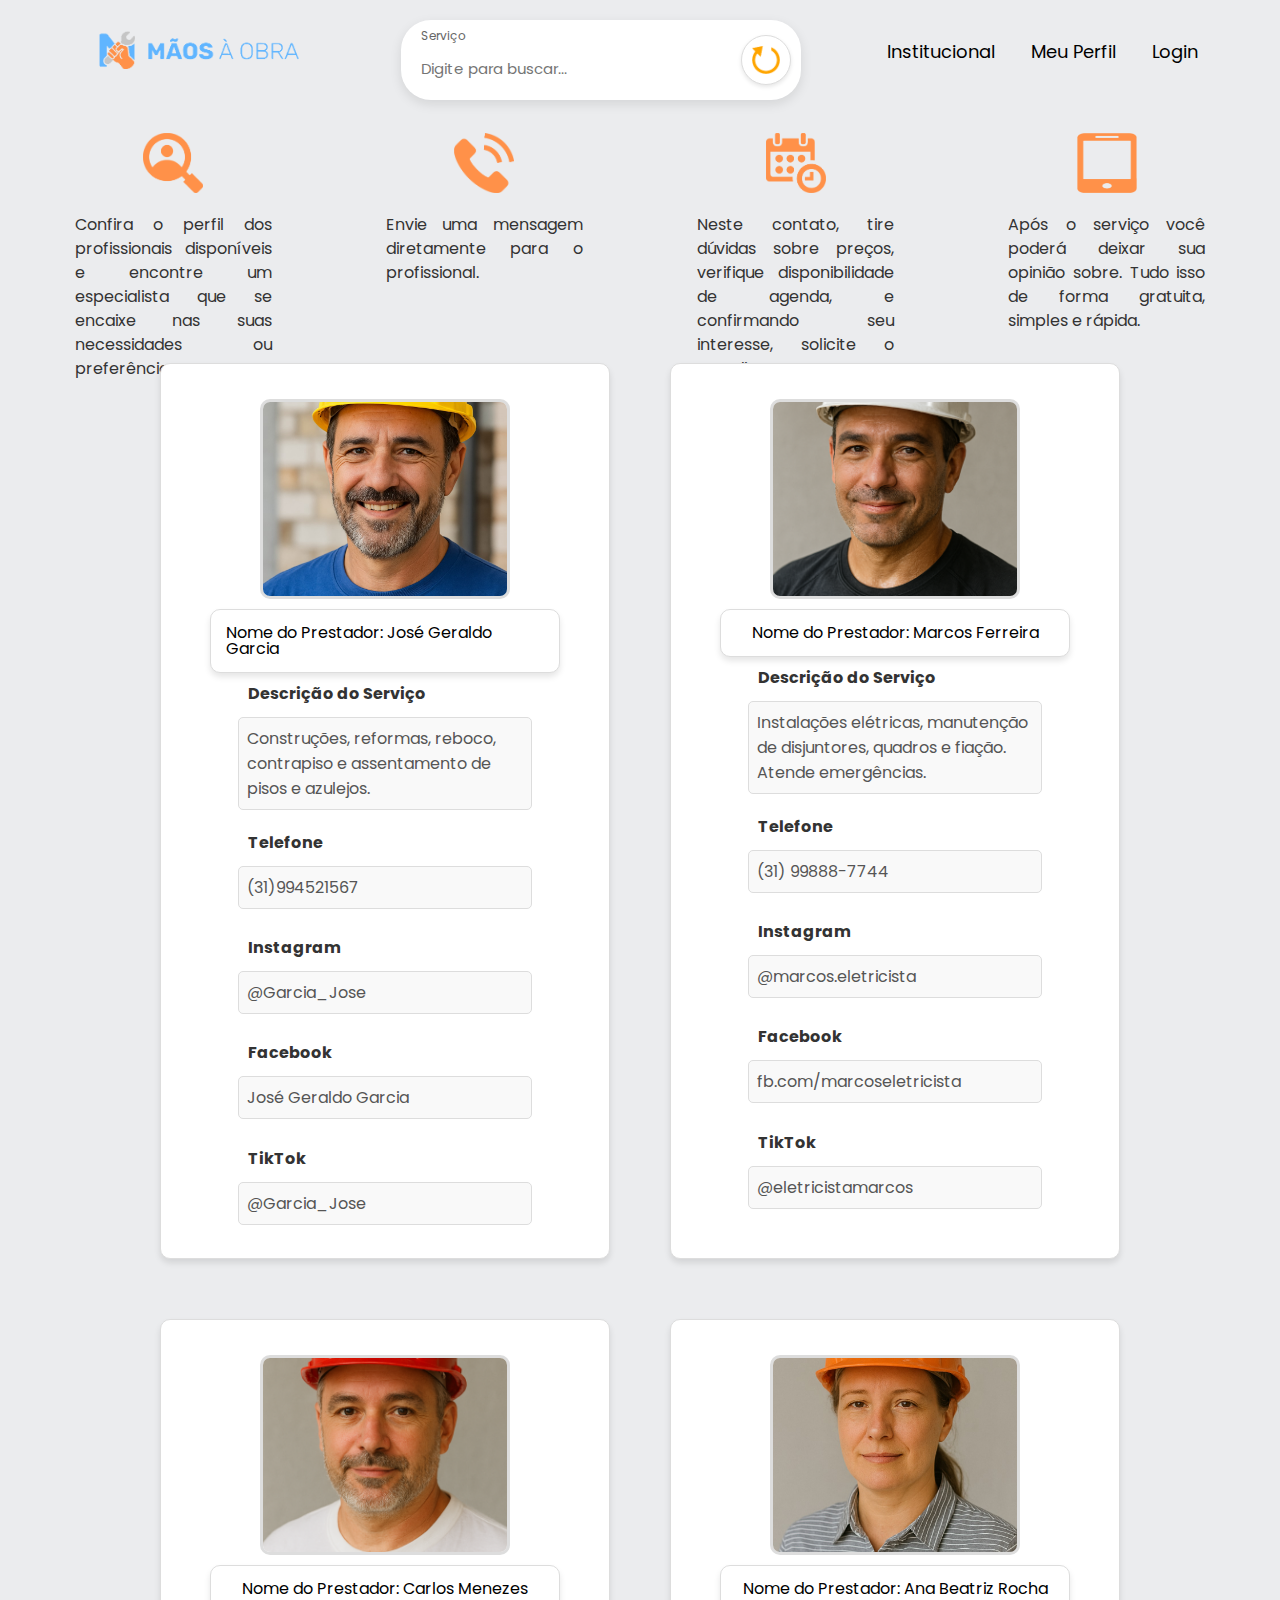
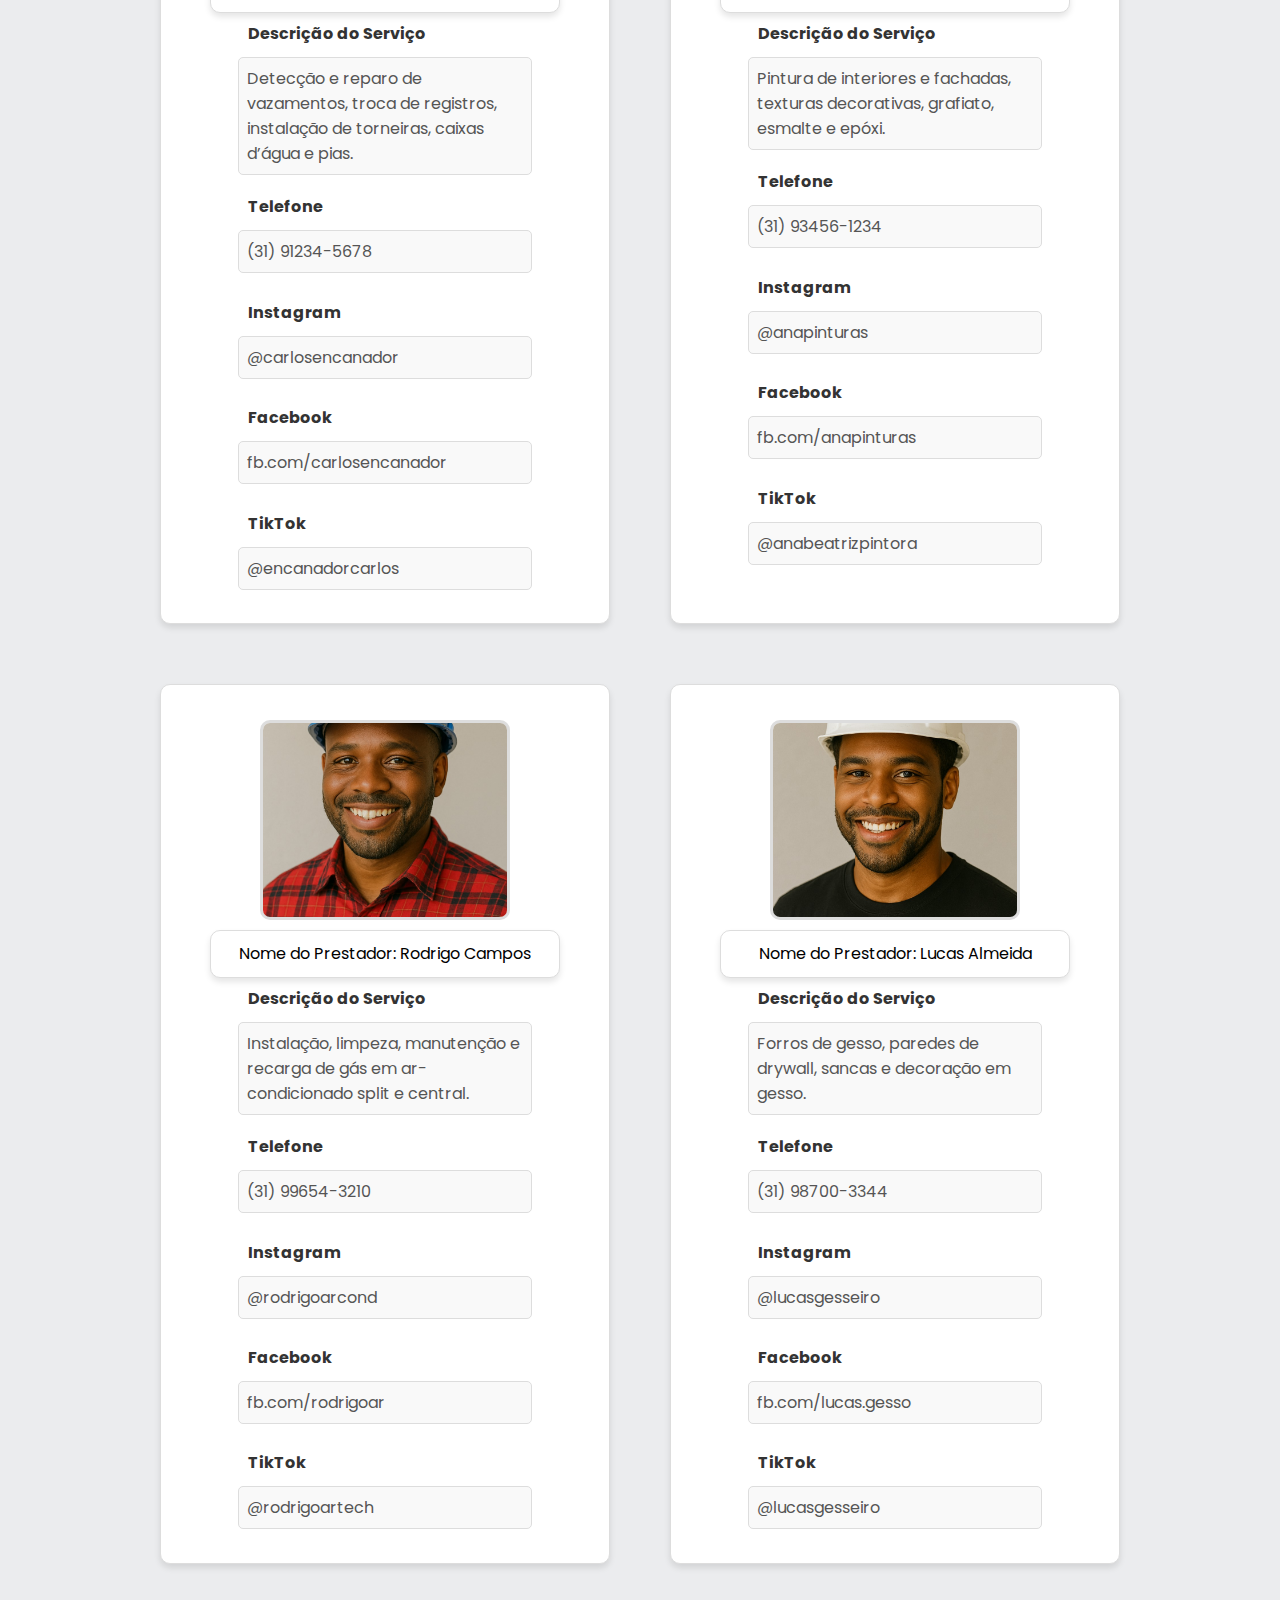
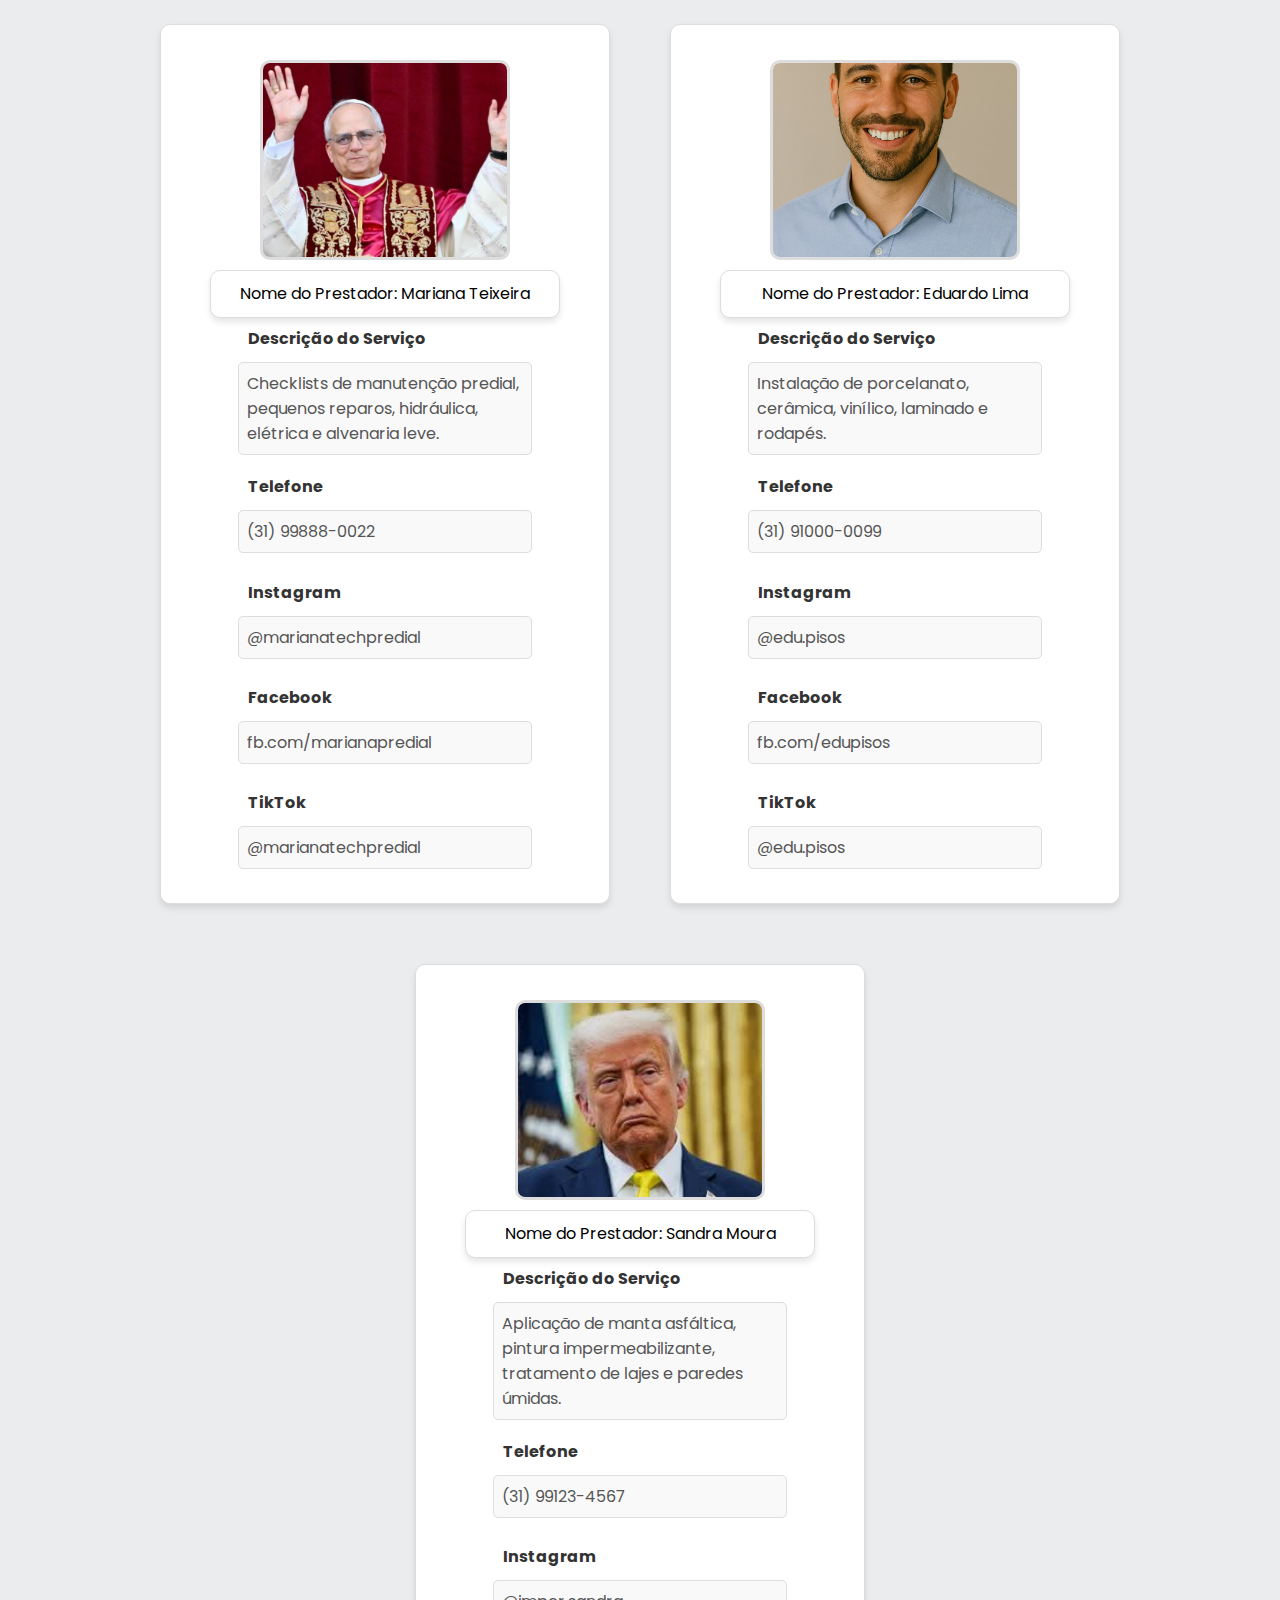
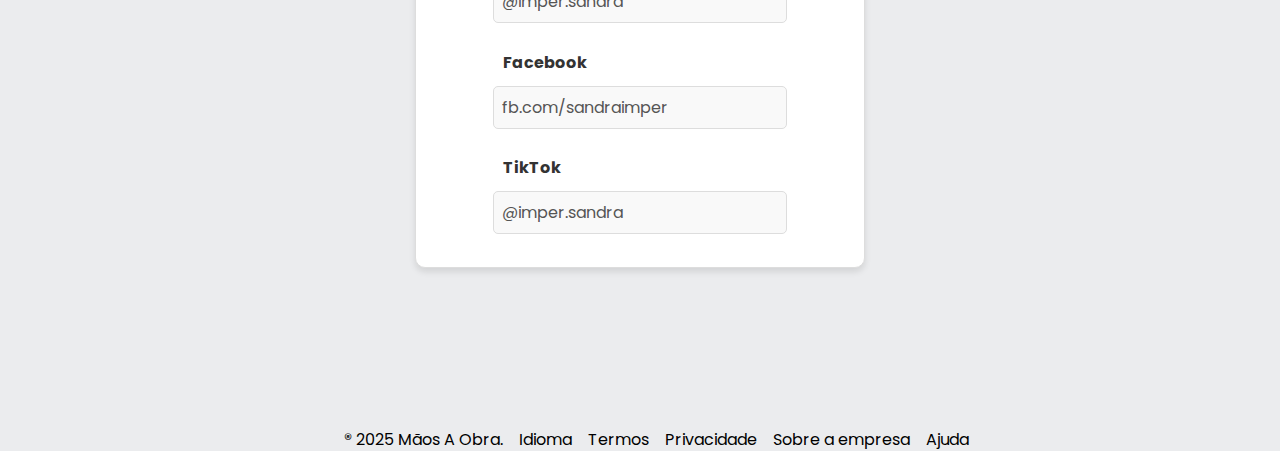
<file: index.html>
<!DOCTYPE html>
<html lang="pt-br">

<head>
    <meta charset="UTF-8">
    <meta name="viewport" content="width=device-width, initial-scale=1.0">
    <title>UPX</title>
    <link rel="stylesheet" href="styles/reset.css">
    <link rel="stylesheet" href="styles/styleindex.css">
</head>

<body>
    <header class="header">
        <a href="index.html"><img src="img/logoMaoObra.png" alt="Logo Mãos a Obra" class="logo"> </a>
        <div class="container">
            <div class="perquisa-carro">
                <form action="#" class="form-pesquisa">
                    <div class="input-filtro">
                        <label class="label-filtro" for="search">Serviço</label>
                        <input class="input" type="text" id="search" placeholder="Digite para buscar..." autocomplete="on">
                        <div id="results"></div>
                    </div>
                    <div class="botoes-container">
                        <button class="botao-atualizar" type="button" onclick="location.reload();">
                            <img class="img-atualizar" src="img/reload.png" alt="Atualizar">
                        </button>
                    </div>
                </form>
            </div>
        </div>
        <div class="menu">
            <ul class="menu-lista">
                <li class="menu-selecoes">
                    <h3><a href="institucional.html">Institucional</a></h3>
                </li>
                <li class="menu-selecoes">
                    <h3><a href="perfilUsuario.html">Meu Perfil</a></h3>
                </li>
                <li class="menu-selecoes">
                    <h3 id="login-container"><a href="login.html">Login</a></h3>
                </li>
            </ul>
        </div>
    </header>
    <main class="main-index">
            <div>
            <ul class="lista">
                <li class="lista-apresentacao">
                    <img src="img/Lupa_icon.png" alt="" class="icones-inicial">
                    <h3 class="texto-inicial">
                        Confira o perfil dos profissionais disponíveis e encontre um especialista que se encaixe nas
                        suas necessidades ou preferências.
                    </h3>
                </li>
                <li class="lista-apresentacao">
                    <img src="img/Tel_icon.png" alt="" class="icones-inicial">
                    <h3 class="texto-inicial">
                        Envie uma mensagem diretamente para o profissional.
                    </h3>
                </li>
                <li class="lista-apresentacao">
                    <img src="img/Calendario_icon.png" alt="" class="icones-inicial">
                    <h3 class="texto-inicial">
                        Neste contato, tire dúvidas sobre preços, verifique disponibilidade de agenda, e confirmando seu
                        interesse, solicite o atendimento.
                    </h3>
                </li>
                <li class="lista-apresentacao">
                    <img src="img/Cel_icon.png" alt="" class="icones-inicial">
                    <h3 class="texto-inicial">
                        Após o serviço você poderá deixar sua opinião sobre. Tudo isso de forma gratuita, simples e
                        rápida.
                    </h3>
                </li>
            </ul>
        </div>
            <!-- Dinamicamente gerado pelo script -->
    </main>
    <footer class="rodape">
        <ul class="rodape-lista">
            <li class="lista-link">
                <p class="rodape-texto">® 2025 Mãos A Obra.</p>
            </li>
            <li class="lista-link">
                <a href="#">Idioma</a>
            </li>
            <li class="lista-link">
                <a href="#">Termos</a>
            </li>
            <li class="lista-link">
                <a href="#">Privacidade</a>
            </li>
            <li class="lista-link">
                <a href="#">Sobre a empresa</a>
            </li>
            <li class="lista-link">
                <a href="#">Ajuda</a>
            </li>
        </ul>
    </footer>
    <script src="./JS/script_index.js"></script>
</body>

</html>
</file>
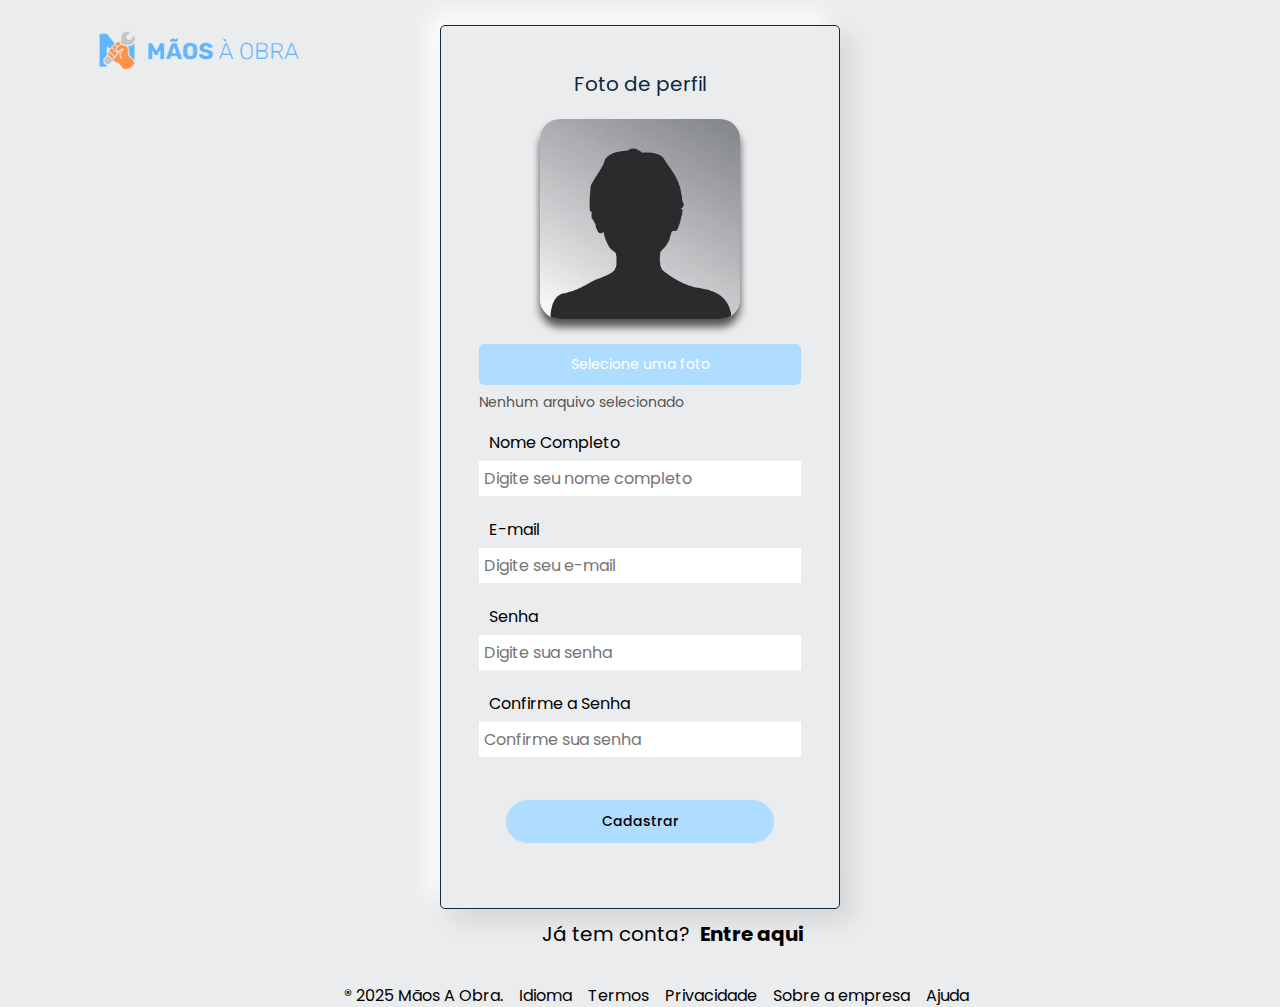
<file: cadastroUsuario.html>
<!DOCTYPE html>
<html lang="pt-br">
<head>
    <meta charset="UTF-8">
    <meta name="viewport" content="width=device-width, initial-scale=1.0">
    <title>Cadastro</title>
    <link rel="stylesheet" href="styles/reset.css">
    <link rel="stylesheet" href="styles/style.css">
</head>
<body>
    <header class="header">
        <img src="img/logoMaoObra.png" alt="Logo Mãos a Obra" class="logo-img">
    </header>
    <main>
        <div class="main-usuario">
            <div class="login-card">
                <form id="signupForm">
                    <ul class="usuario">
                        <li class="cadastro-usuario">
                            <label class="usuario-label" id="fotoLabel" for="foto">Foto de perfil</label>
                            <img id="profilePreview" src="img/foto-perfil-generica.jpg" alt="Pré-visualização da foto de perfil">
                            <!-- Input real escondido -->
                            <input class="usuario-input-hidden" type="file" id="foto" name="foto" accept="image/*">
                            <!-- Botão customizado -->
                            <button id="customFileButton" type="button">Selecione uma foto</button>
                            <!-- Mensagem de arquivo selecionado -->
                            <span id="fileName">Nenhum arquivo selecionado</span>
                        </li>
                        <li class="cadastro-usuario">
                            <label class="usuario-label" for="fullName">Nome Completo</label>
                            <input class="usuario-input" type="text" id="fullName" name="fullName" placeholder="Digite seu nome completo" required>
                        </li>
                        <li class="cadastro-usuario">
                            <label class="usuario-label" for="email">E-mail</label>
                            <input class="usuario-input" type="email" id="email" name="email" placeholder="Digite seu e-mail" required>
                        </li>
                        <li class="cadastro-usuario">
                            <label class="usuario-label" for="password">Senha</label>
                            <input class="usuario-input" type="password" id="password" name="password" placeholder="Digite sua senha" required>
                        </li>
                        <li class="cadastro-usuario">
                            <label class="usuario-label" for="confirmPassword">Confirme a Senha</label>
                            <input class="usuario-input" type="password" id="confirmPassword" name="confirmPassword" placeholder="Confirme sua senha" required>
                        </li>
                        <li class="cadastro-usuario">
                            <button class="usuario-botao" type="submit">Cadastrar</button>
                        </li>
                    </ul>
                </form>
                <p class="signup-text", id="comeback">Já tem conta? <a href="login.html" class="signup-link", id="imhere">Entre aqui</a></p>
            </div>
        </div>
    </main>
    <footer class="rodape">
        <ul class="rodape-lista">
            <li class="lista-link">
                <p class="rodape-texto">® 2025 Mãos A Obra.</p>
            </li>
            <li class="lista-link">
                <a href="#">Idioma</a>
            </li>
            <li class="lista-link">
                <a href="#">Termos</a>
            </li>
            <li class="lista-link">
                <a href="#">Privacidade</a>
            </li>
            <li class="lista-link">
                <a href="#">Sobre a empresa</a>
            </li>
            <li class="lista-link">
                <a href="#">Ajuda</a>
            </li>
        </ul>
    </footer>
    <script src="JS/script_signup.js"></script>
</body>
</html>
</file>
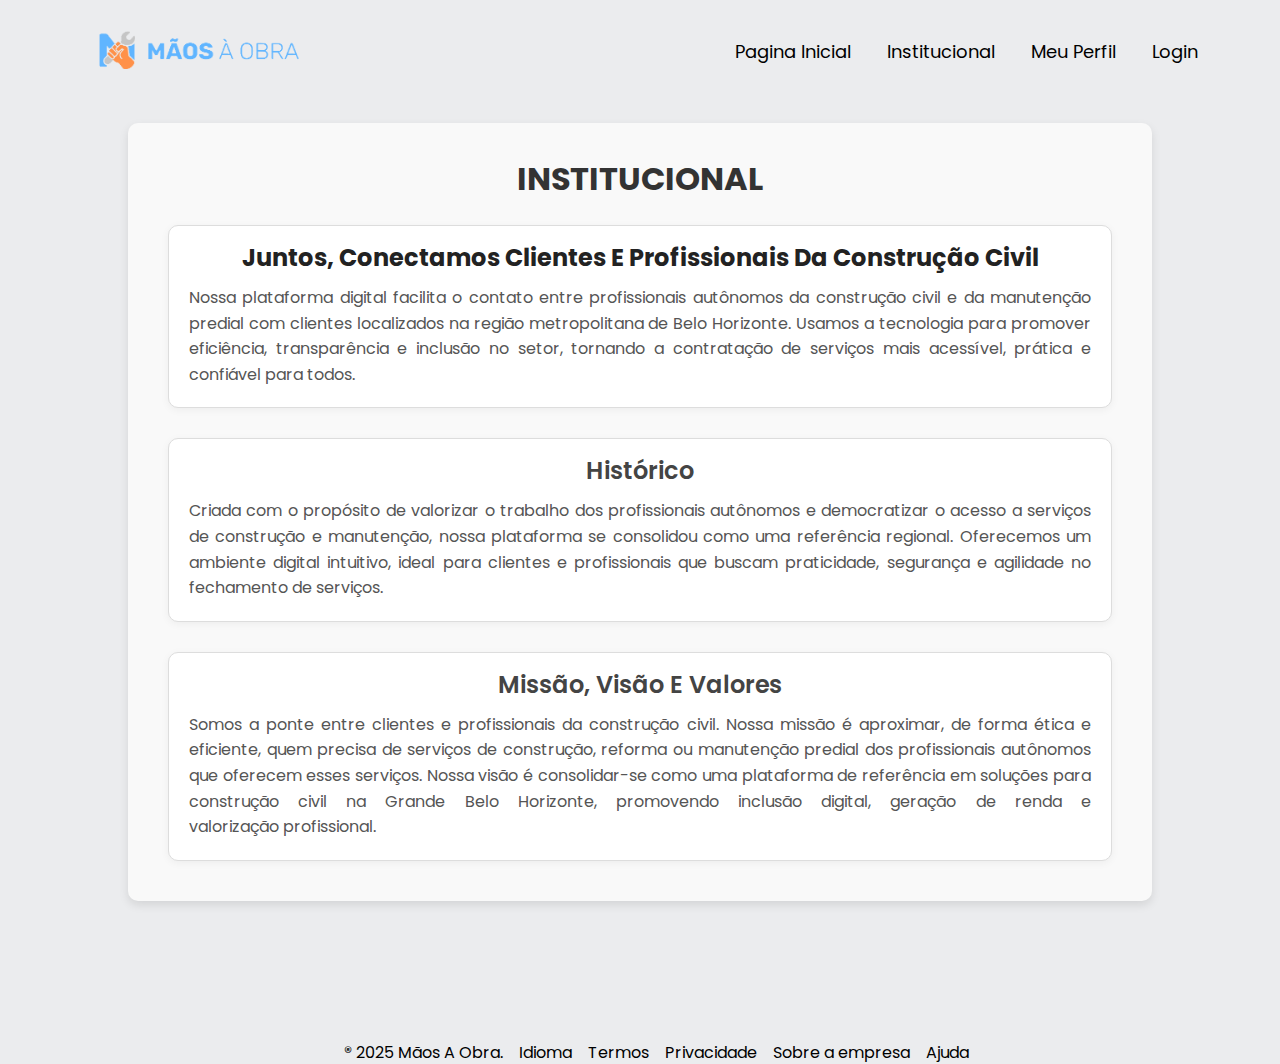
<file: institucional.html>
<!DOCTYPE html>
<html lang="pt-br">
<head>
    <meta charset="UTF-8">
    <meta name="viewport" content="width=device-width, initial-scale=1.0">
    <title>Institucional</title>
    <link rel="stylesheet" href="styles/reset.css">
    <link rel="stylesheet" href="styles/style.css">
    <link rel="stylesheet" href="styles/styleinstitucional.css">
</head>
<body>
    <header class="header">
        <a href="index.html"><img src="img/logoMaoObra.png" alt="Logo Mãos a Obra" class="logo"> </a>
         <div class="menu">
            <ul class="menu-lista">
                <li class="menu-selecoes">
                    <h3><a href="index.html">Pagina Inicial</a></h3>
                </li>
                <li class="menu-selecoes">
                    <h3><a href="institucional.html">Institucional</a></h3>
                </li>
                <li class="menu-selecoes">
                    <h3><a href="perfilUsuario.html">Meu Perfil</a></h3>
                </li>
                <li class="menu-selecoes">
                    <h3><a href="login.html">Login</a></h3>
                </li>
            </ul>
        </div>
    </header>
    <main>
        <div class="institucional">
            <div class="institucional-texto">
                <h2>Institucional</h2>
            </div>
            <div class="conteudo-centralizado"> 
                <div class="institucional-lista">
                    <h2 class="titulo"> <b class="titulo-negrito">Juntos, conectamos clientes e profissionais da construção civil</b>
                    </h2>
                    <p class="texto">Nossa plataforma digital facilita o contato entre profissionais autônomos da construção civil e da manutenção predial com clientes localizados na região metropolitana de Belo Horizonte. Usamos a tecnologia para promover eficiência, transparência e inclusão no setor, tornando a contratação de serviços mais acessível, prática e confiável para todos.
                    </p>
                </div>
                <div class="institucional-lista">
                    <h2 class="titulo">Histórico</h2>
                    <p class="texto">Criada com o propósito de valorizar o trabalho dos profissionais autônomos e democratizar o acesso a serviços de construção e manutenção, nossa plataforma se consolidou como uma referência regional. Oferecemos um ambiente digital intuitivo, ideal para clientes e profissionais que buscam praticidade, segurança e agilidade no fechamento de serviços.
                    </p>
                </div>
                <div class="institucional-lista">
                    <h2 class="titulo">Missão, Visão e Valores</h2>
                    <p class="texto">Somos a ponte entre clientes e profissionais da construção civil.
                        Nossa missão é aproximar, de forma ética e eficiente, quem precisa de serviços de construção, reforma ou manutenção predial dos profissionais autônomos que oferecem esses serviços.
                        Nossa visão é consolidar-se como uma plataforma de referência em soluções para construção civil na Grande Belo Horizonte, promovendo inclusão digital, geração de renda e valorização profissional.
                    </p>
                </div>
            </div>
        </div>
    </main>
    <footer class="rodape">
        <ul class="rodape-lista">
            <li class="lista-link">
                <p class="rodape-texto">® 2025 Mãos A Obra.</p>
            </li>
            <li class="lista-link">
                <a href="#">Idioma</a>
            </li>
            <li class="lista-link">
                <a href="#">Termos</a>
            </li>
            <li class="lista-link">
                <a href="#">Privacidade</a>
            </li>
            <li class="lista-link">
                <a href="#">Sobre a empresa</a>
            </li>
            <li class="lista-link">
                <a href="#">Ajuda</a>
            </li>
        </ul>
    </footer>
    <script src="JS/script.js"></script>
</body>
</html>
</file>
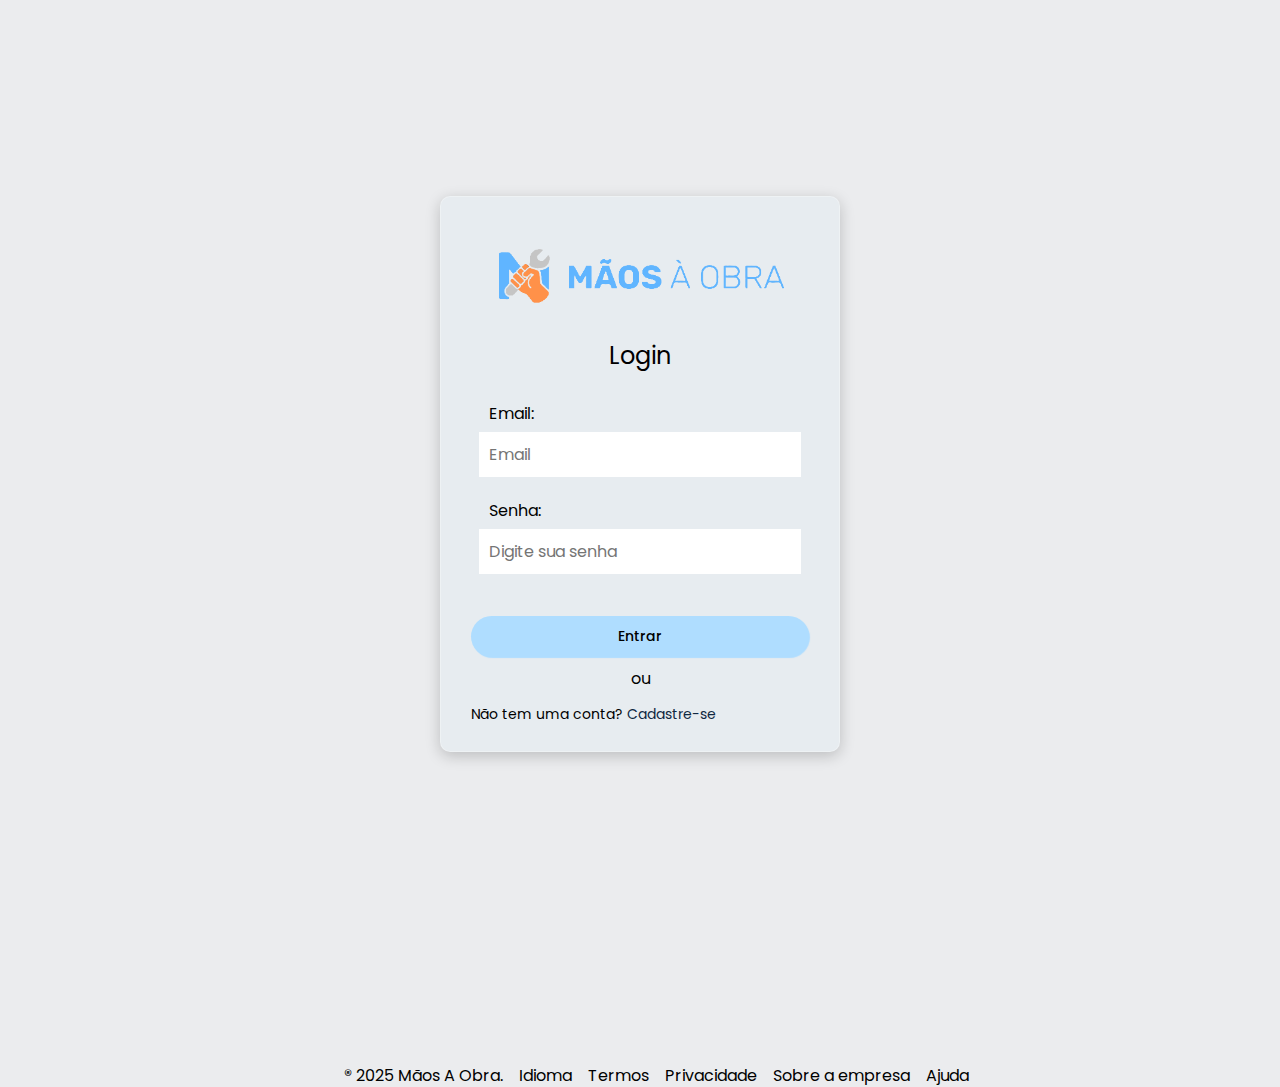
<file: login.html>
<!DOCTYPE html>
<html lang="pt-br">

<head>
    <meta charset="UTF-8">
    <meta name="viewport" content="width=device-width, initial-scale=1.0">
    <title>UPX</title>
    <link rel="stylesheet" href="styles/reset.css">
    <link rel="stylesheet" href="styles/stylelogin.css">
    <script src="https://accounts.google.com/gsi/client" async defer></script>
</head>

<body>
    <main class="body-login">
        <div class="login">
            <img src="img/logoMaoObra.png" alt="Logo Mãos a Obra" class="login-img">
            <div class="login-titulo">Login</div>
            <form id="loginForm" class="login-form">
                <div class="login-div">
                    <ul>
                        <li class="login-filtro">
                            <label class="login-label" for="email">Email:</label>
                            <input class="login-input" type="email" id="email" name="email" placeholder="Email"
                                required>
                        </li>
                        <li class="login-filtro">
                            <label class="login-label" for="password">Senha:</label>
                            <input class="login-input" type="password" id="password" name="password"
                                placeholder="Digite sua senha" required>
                        </li>
                    </ul>
                </div>
                <button class="login-botao" id="entrar" type="submit">Entrar</button>
            </form>
            <div class="divider">ou</div>
            <div id="g_id_onload"
                data-client_id="701543685136-h1r4mgerovgn1im7b9i3gob4lej1fdu9.apps.googleusercontent.com"
                data-context="signin" data-ux_mode="popup" data-callback="handleGoogleSignIn" data-auto_prompt="false">
            </div>
            <div class="g_id_signin" data-type="standard"></div>
            <p class="login-cadastro">Não tem uma conta? <a href="cadastroUsuario.html">Cadastre-se</a></p>
        </div>
    </main>
    <footer class="rodape">
        <ul class="rodape-lista">
            <li class="lista-link">
                <p class="rodape-texto">® 2025 Mãos A Obra.</p>
            </li>
            <li class="lista-link">
                <a href="#">Idioma</a>
            </li>
            <li class="lista-link">
                <a href="#">Termos</a>
            </li>
            <li class="lista-link">
                <a href="#">Privacidade</a>
            </li>
            <li class="lista-link">
                <a href="#">Sobre a empresa</a>
            </li>
            <li class="lista-link">
                <a href="#">Ajuda</a>
            </li>
        </ul>
    </footer>
    <script src="JS/script.js"></script>
</body>

</html>
</file>
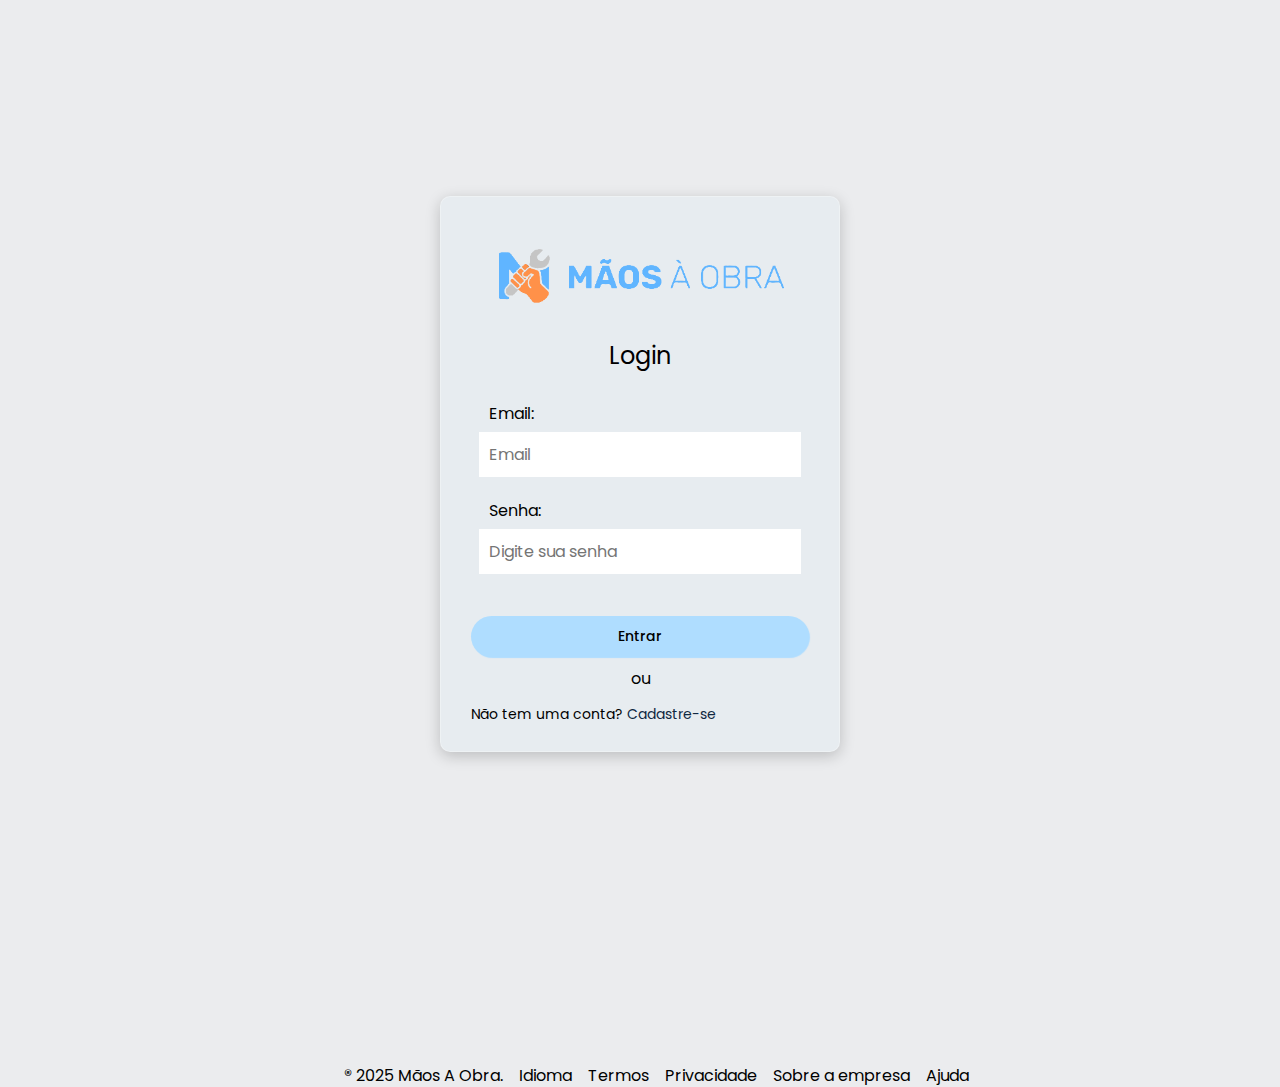
<file: servicosCadastrados.html>
<!DOCTYPE html>
<html lang="pt-br">

<head>
    <meta charset="UTF-8">
    <meta name="viewport" content="width=device-width, initial-scale=1.0">
    <title>UPX</title>
    <link rel="stylesheet" href="styles/reset.css">
    <link rel="stylesheet" href="styles/style.css">
</head>

<body>
    <header class="header">
        <a href="index.html"><img src="img/logoMaoObra.png" alt="Logo Mãos a Obra" class="logo"> </a>
        <div class="menu">
            <ul class="menu-lista">
                <li class="menu-selecoes">
                    <h3><a href="index.html">Página Inicial</a></h3>
                </li>
                <li class="menu-selecoes">
                    <h3><a href="institucional.html">Institucional</a></h3>
                </li>
                <li class="menu-selecoes">
                    <h3><a href="perfilUsuario.html">Meu Perfil</a></h3>
                </li>
                <li class="menu-selecoes">
                    <h3><a href="login.html">Login</a></h3>
                </li>
            </ul>
        </div>
    </header>
    <main>
        <div class="servicos">
            <h2>Bem-vindo, <span id="loggedUserName"></span></h2>
            <div>
                <li class="perfil-lista">
                    <img id="profilePreview" src="img/foto-perfil-generica.jpg" alt="Pré-visualização da foto de perfil">
                    <label class="usuario-label" id="fotoLabel" for="foto">Foto do Anúncio</label>
                    <input class="usuario-input-hidden" type="file" id="foto" name="foto" accept="image/*" required>
                    <button id="customFileButton" type="button">Selecione uma foto</button>
                    <span id="fileName">Nenhum arquivo selecionado</span>
                </li>
            </div>
            <div>
                <ul class="servicos-informacoes">
                    <li class="servicos-lista">
                        <label class="servicos-label" for="tipoServico">Tipo de Serviço</label>
                        <span class="servicos-text" id="servico">Tipo de Serviço Aqui</span>
                    </li>
                    <li class="servicos-lista">
                        <label class="servicos-label" for="descricaoServico">Descrição do Serviço</label>
                        <span class="servicos-text" id="descricao">Descrição do Serviço Aqui</span>
                    </li>
                </ul>
            </div>
        </div>
    </main>
    <footer class="rodape">
        <ul class="rodape-lista">
            <li class="lista-link">
                <p class="rodape-texto">® 2025 Mãos A Obra.</p>
            </li>
            <li class="lista-link">
                <a href="#">Idioma</a>
            </li>
            <li class="lista-link">
                <a href="#">Termos</a>
            </li>
            <li class="lista-link">
                <a href="#">Privacidade</a>
            </li>
            <li class="lista-link">
                <a href="#">Sobre a empresa</a>
            </li>
            <li class="lista-link">
                <a href="#">Ajuda</a>
            </li>
        </ul>
    </footer>
    <script src="JS/load_services.js"></script>
</body>

</html>
</file>
<file: styles/styleindex.css>
@import url("login.css");
@import url("header.css");
@import url("paginaInicial.css");
@import url("cadastroUsuario.css");
@import url("servicosCadastrados.css");
@import url("perfilUsuario.css");
@import url("rodape.css");
@import url('https://fonts.googleapis.com/css2?family=Poppins:wght@300;400;500;700&display=swap');
@import url('https://fonts.googleapis.com/css2?family=Josefin+Sans:wght@400;700&display=swap');

:root {
    --cor-de-fundo: #EBECEE;
    --branco: #FFFFFF;
    --cinza-claro: #F9F9F9;
    --cinza-borda: #DDD;
    --sombra: rgba(0, 0, 0, 0.1);
    --fonte-principal: 'Poppins', sans-serif;    
}

body {
    background-color: var(--cor-de-fundo);
    font-family: var(--fonte-principal);
    margin: 0;
    padding: 0;
}

/* Container Principal */
.main-index {
    display: flex;
    flex-wrap: wrap;
    gap: 60px; /* Espaçamento entre os quadros */
    justify-content: center; /* Centraliza os quadros */
    padding: 20px;
}

/* Quadros de Usuário */
.user-block {
    background-color: var(--branco);
    border: 1px solid var(--cinza-borda);
    border-radius: 10px;
    box-shadow: 0 4px 6px var(--sombra);
    width: 450px; /* Largura fixa de 20% da página */
    aspect-ratio: 2 / 1; /* Largura é 50% da altura */
    display: flex;
    flex-direction: column;
    align-items: center;
    padding: 15px;
    transition: transform 0.3s ease, box-shadow 0.3s ease;
}

.user-block:hover {
    transform: translateY(-5px);
    box-shadow: 0 100px 100px rgba(0, 0, 0, 0.2);
}

/* Imagem do Usuário */
.user-image {
    width: 60%; /* A largura permanece 60% da largura do quadro */
    height: 200px; /* Ajusta automaticamente a altura */
    aspect-ratio: 3 / 4; /* Define uma proporção menor para reduzir a altura */
    border-radius: 10px;
    border: 3px solid var(--cinza-borda);
    margin-top: 20px;
    object-fit: cover; /* Garante que a imagem seja cortada corretamente */
    margin-bottom: 10px;
}

/* Título */
.user-block h3 {
    background-color: var(--branco);
    border: 1px solid var(--cinza-borda);
    border-radius: 10px;
    box-shadow: 0 4px 6px var(--sombra);
    width: 350px; /* Largura fixa */
    height: auto; /* Altura automática para permitir mais linhas */
    display: flex;
    flex-direction: column;
    align-items: center;
    padding: 15px;
    transition: transform 0.3s ease, box-shadow 0.3s ease;
    overflow: auto; /* Adiciona rolagem, caso necessário */
}

/* Lista de Informações */
.servicos-informacoes {
    list-style: none;
    width: 100%;
    padding: 0;
    margin: 0;
}

.servicos-lista, .perfil-lista {
    margin-bottom: 8px;
    text-align: left;
}

.servicos-label, .perfil-label {
    font-weight: bold;
    color: #333;
    display: inline-block;
    margin-bottom: 5px;
}

.servicos-input, .perfil-input {
    background-color: var(--cinza-claro);
    border: 1px solid var(--cinza-borda);
    border-radius: 5px;
    padding: 8px;
    width: 100%;
    color: #555;
    cursor: not-allowed;
    text-align: left;
}

/* Responsividade */
@media screen and (max-width: 768px) {
    .user-block {
        width: 40%; /* 2 quadros por linha em telas médias */
    }
}

@media screen and (max-width: 480px) {
    .user-block {
        width: 80%; /* 1 quadro por linha em telas pequenas */
    }
}

.menu-selecoes {
    font-size: 18px;
    transition: 0,5s;
}
.menu-selecoes:hover{
    transition: 0,5s;
    text-shadow: #333;
    font-weight: bold;
}

.lista-apresentacao {
    display: flex;
    flex: 1;
    width: 15%;
    margin-left: 20px;
    margin-right: 20px;
    gap: 10px;
    height: 140px;
    flex-direction: column;
    align-items: center; /* Centraliza os itens na direção horizontal */
    text-align: justify; /* Centraliza o texto */
    margin-bottom: 20px; /* Espaçamento entre os itens da lista */
}

.icones-inicial {
    margin-bottom: 10px; /* Espaçamento abaixo do ícone */
    width: 60px; /* Ajuste o tamanho do ícone conforme necessário */
    height: 60px;
}

.texto-inicial {
    font-size: 1rem;
    color: #333;
    line-height: 1.5; /* Para melhorar a legibilidade */
    text-align: justify; /* Centraliza o texto */
    margin: 0;
    width: 80%;
}

.lista {
    display: flex; /* Transforma a lista em um layout flexível */
    justify-content: space-between; /* Garante que os blocos sejam distribuídos */
    gap: 25px; /* Aumenta o espaçamento horizontal entre os blocos */
    padding: 10px;
    margin: 0;
    list-style: none; /* Remove os marcadores da lista */
}

/* Imagem de Avaliação Centralizada */
.user-rating-centralizada {
    width: 80px; /* Define o tamanho desejado da imagem */
    height: 80px; /* Define o tamanho desejado da imagem */
    margin: 10px auto; /* Centraliza horizontalmente */
    display: block; /* Garante que seja tratado como bloco */
    object-fit: contain; /* Garante que a imagem mantenha suas proporções */
}

/* Campo de Avaliação Alinhado */
.perfil-lista {
    margin-bottom: 15px; /* Espaçamento entre os campos */
    text-align: center; /* Centraliza o texto e a imagem */
}

.perfil-label {
    font-weight: bold;
    color: #333;
    display: block; /* Garante que a label fique em uma nova linha */
    margin-bottom: 5px;
}

/* Sobrescrever as regras globais do reset */
img.user-rating-centralizada {
    width: 200px !important; /* Força o tamanho da largura */
    height: 80px !important; /* Força o tamanho da altura */
}

/* Formulário de Pesquisa */
.form-pesquisa {
    display: flex;
    align-items: center;
    gap: 10px; /* Espaçamento entre os elementos */
}

/* Campo de Busca */
.input-filtro {
    flex: 1; /* Faz o campo de busca ocupar o espaço disponível */
    display: flex;
    flex-direction: column;
}

/* Contêiner dos Botões */
.botoes-container {
    display: flex;
    gap: 10px; /* Espaçamento entre os botões */
}

/* Botão de Atualizar */
.botao-atualizar {
    background-color: var(--branco);
    border: 1px solid var(--cinza-borda);
    border-radius: 100%;
    padding: 10px;
    cursor: pointer;
    display: flex;
    justify-content: center;
    align-items: center;
    height: 50px; /* Mesma altura do campo de busca */
    width: 50px; /* Mesma largura do botão de busca */
    box-shadow: 0 2px 4px var(--sombra);
    transition: transform 0.2s ease, box-shadow 0.2s ease;
}

.botao-atualizar:hover {
    transform: scale(1.2);
    box-shadow: 0 4px 8px var(--sombra);
}

.img-atualizar {
    width: 100%; /* Imagem ocupa todo o botão */
    height: auto;
    object-fit: contain;
}
</file>
<file: styles/style.css>
@import url("login.css");
@import url("header.css");
@import url("paginaInicial.css");
@import url("cadastroUsuario.css");
@import url("servicosCadastrados.css");
@import url("perfilUsuario.css");
@import url("rodape.css");
@import url('https://fonts.googleapis.com/css2?family=Poppins:wght@300;400;500;700&display=swap');
@import url('https://fonts.googleapis.com/css2?family=Josefin+Sans:wght@400;700&display=swap');

:root {
    --cor-de-fundo: #EBECEE;
    --branco: #FFFFFF;
    --azul-claro: #AFDDFF;
    --azul-escuro:#102842;
    --azul: #60B5FF;
    --vermelho: #FF0000;
    --azul-desgrade:  linear-gradient(98deg, #011F26 35.49%, #025E73 165.37%);
    --fonte-principal: 'Poppins', sans-serif;    
    --fonte-secundaria: 'Josefin Sans', sans-serif;
    --preto: #000000;
    --cinza: #d0d3d8;
    --bege: #BFB78F;
    --laranja: #FF9149;
}

body {
    background-color: var(--cor-de-fundo);
    font-family: var(--fonte-principal);
    font-size: 16px;
    font-weight: 400;  
}

.user-block {
    border: 1px solid #ddd;
    border-radius: 8px;
    padding: 16px;
    margin: 16px 0;
    background-color: #f9f9f9;
    box-shadow: 0 2px 4px rgba(0, 0, 0, 0.1);
}

.user-block h3 {
    margin: 0 0 10px;
    font-size: 18px;
    color: #333;
}

.servicos-informacoes {
    list-style: none;
    padding: 0;
}

.servicos-informacoes li {
    margin-bottom: 12px;
}

.servicos-input,
.perfil-input {
    display: inline-block;
    padding: 8px;
    font-size: 14px;
    color: #555;
    background-color: #eee;
    border: 1px solid #ccc;
    border-radius: 4px;
    cursor: not-allowed;
    text-align: center;
}
</file>
<file: styles/styleinstitucional.css>
@import url("login.css");
@import url("header.css");
@import url("paginaInicial.css");
@import url("cadastroUsuario.css");
@import url("servicosCadastrados.css");
@import url("perfilUsuario.css");
@import url("rodape.css");
@import url('https://fonts.googleapis.com/css2?family=Poppins:wght@300;400;500;700&display=swap');
@import url('https://fonts.googleapis.com/css2?family=Josefin+Sans:wght@400;700&display=swap');

:root {
    --cor-de-fundo: #EBECEE;
    --branco: #FFFFFF;
    --cinza-claro: #F9F9F9;
    --cinza-borda: #DDD;
    --sombra: rgba(0, 0, 0, 0.1);
    --fonte-principal: 'Poppins', sans-serif;    
}

body {
    background-color: var(--cor-de-fundo);
    font-family: var(--fonte-principal);
    margin: 0;
    padding: 0;
}

/* Container Principal */
.main-index {
    display: flex;
    flex-wrap: wrap;
    gap: 60px; /* Espaçamento entre os quadros */
    justify-content: center; /* Centraliza os quadros */
    padding: 20px;
}

/* Quadros de Usuário */
.user-block {
    background-color: var(--branco);
    border: 1px solid var(--cinza-borda);
    border-radius: 10px;
    box-shadow: 0 4px 6px var(--sombra);
    width: 450px; /* Largura fixa de 20% da página */
    aspect-ratio: 2 / 1; /* Largura é 50% da altura */
    display: flex;
    flex-direction: column;
    align-items: center;
    padding: 15px;
    transition: transform 0.3s ease, box-shadow 0.3s ease;
}

.user-block:hover {
    transform: translateY(-5px);
    box-shadow: 0 100px 100px rgba(0, 0, 0, 0.2);
}

/* Imagem do Usuário */
.user-image {
    width: 60%; /* A largura permanece 60% da largura do quadro */
    height: 200px; /* Ajusta automaticamente a altura */
    aspect-ratio: 3 / 4; /* Define uma proporção menor para reduzir a altura */
    border-radius: 10px;
    border: 3px solid var(--cinza-borda);
    margin-top: 20px;
    object-fit: cover; /* Garante que a imagem seja cortada corretamente */
    margin-bottom: 10px;
}

/* Título */
.user-block h3 {
    background-color: var(--branco);
    border: 1px solid var(--cinza-borda);
    border-radius: 10px;
    box-shadow: 0 4px 6px var(--sombra);
    width: 350px; /* Largura fixa */
    height: auto; /* Altura automática para permitir mais linhas */
    display: flex;
    flex-direction: column;
    align-items: center;
    padding: 15px;
    transition: transform 0.3s ease, box-shadow 0.3s ease;
    overflow: auto; /* Adiciona rolagem, caso necessário */
}

/* Lista de Informações */
.servicos-informacoes {
    list-style: none;
    width: 100%;
    padding: 0;
    margin: 0;
}

.servicos-lista, .perfil-lista {
    margin-bottom: 8px;
    text-align: left;
}

.servicos-label, .perfil-label {
    font-weight: bold;
    color: #333;
    display: inline-block;
    margin-bottom: 5px;
}

.servicos-input, .perfil-input {
    background-color: var(--cinza-claro);
    border: 1px solid var(--cinza-borda);
    border-radius: 5px;
    padding: 8px;
    width: 100%;
    color: #555;
    cursor: not-allowed;
    text-align: left;
}

/* Responsividade */
@media screen and (max-width: 768px) {
    .user-block {
        width: 40%; /* 2 quadros por linha em telas médias */
    }
}

@media screen and (max-width: 480px) {
    .user-block {
        width: 80%; /* 1 quadro por linha em telas pequenas */
    }
}

.menu-selecoes {
    font-size: 18px;
    transition: 0,5s;
}
.menu-selecoes:hover{
    transition: 0,5s;
    text-shadow: #333;
    font-weight: bold;
}

.lista-apresentacao {
    display: flex;
    flex: 1;
    width: 15%;
    margin-left: 20px;
    margin-right: 20px;
    gap: 10px;
    height: 140px;
    flex-direction: column;
    align-items: center; /* Centraliza os itens na direção horizontal */
    text-align: justify; /* Centraliza o texto */
    margin-bottom: 20px; /* Espaçamento entre os itens da lista */
}

.icones-inicial {
    margin-bottom: 10px; /* Espaçamento abaixo do ícone */
    width: 60px; /* Ajuste o tamanho do ícone conforme necessário */
    height: 60px;
}

.texto-inicial {
    font-size: 1rem;
    color: #333;
    line-height: 1.5; /* Para melhorar a legibilidade */
    text-align: justify; /* Centraliza o texto */
    margin: 0;
    width: 80%;
}

.lista {
    display: flex; /* Transforma a lista em um layout flexível */
    justify-content: space-between; /* Garante que os blocos sejam distribuídos */
    gap: 25px; /* Aumenta o espaçamento horizontal entre os blocos */
    padding: 10px;
    margin: 0;
    list-style: none; /* Remove os marcadores da lista */
}

/* Estilização geral da seção institucional */
.institucional {
    background-color: #f9f9f9; /* Cor de fundo suave */
    padding: 40px; /* Espaçamento interno para afastar conteúdo das bordas */
    margin: 20px auto; /* Espaçamento externo e centralização */
    border-radius: 10px; /* Cantos arredondados para os blocos */
    box-shadow: 0 4px 10px rgba(0, 0, 0, 0.1); /* Sombra suave ao redor */
}

/* Estilo do título principal */
.institucional-texto h2 {
    text-transform: lowercase; /* Título todo em minúsculo */
    text-align: center; /* Centraliza o título */
    font-size: 2rem; /* Ajusta o tamanho da fonte */
    font-weight: bold; /* Destaca o título */
    color: #333; /* Cor do texto */
    margin-bottom: 20px; /* Espaçamento abaixo do título */
}

/* Estilo para a área central de conteúdo */
.conteudo-centralizado {
    display: flex;
    flex-direction: column; /* Empilha os blocos verticalmente */
    gap: 30px; /* Espaçamento entre os blocos */
}

/* Estilo para o título principal "Institucional" */
.institucional-texto h2 {
    text-transform: uppercase; /* Todo em maiúsculo */
    text-align: center; /* Centraliza o título */
    font-size: 2rem; /* Tamanho maior para destaque */
    font-weight: bold; /* Negrito */
    color: #333; /* Cor mais escura */
    margin-bottom: 30px; /* Espaçamento abaixo do título */
}

/* Estilo para cada bloco na lista institucional */
.institucional-lista {
    background-color: #fff; /* Fundo branco para os blocos */
    padding: 20px; /* Espaçamento interno */
    border: 1px solid #ddd; /* Borda sutil ao redor dos blocos */
    border-radius: 10px; /* Cantos arredondados */
    box-shadow: 0 2px 8px rgba(0, 0, 0, 0.05); /* Sombra leve */
}

/* Estilo para os títulos dentro de cada bloco */
.institucional-lista .titulo {
    text-transform: capitalize; /* Estilo CamelCase */
    text-align: center; /* Centraliza o texto do título */
    font-size: 1.5rem; /* Tamanho da fonte do título */
    font-weight: 600; /* Peso intermediário */
    color: #444; /* Cor do texto */
    margin-bottom: 15px; /* Espaçamento abaixo do título */
}

/* Estilo para o texto dentro de cada bloco */
.institucional-lista .texto {
    text-align: justify; /* Justifica o texto */
    font-size: 1rem; /* Tamanho da fonte */
    line-height: 1.6; /* Altura das linhas para melhor legibilidade */
    color: #555; /* Cor do texto */
    margin: 0; /* Remove margens extras */
}

/* Negrito para texto destacado nos títulos */
.titulo-negrito {
    font-weight: bold; /* Negrito */
    color: #222; /* Cor levemente mais escura */
}

/* Responsividade */
@media (max-width: 768px) {
    .conteudo-centralizado {
        gap: 20px; /* Reduz o espaçamento entre os blocos em telas menores */
    }

    .institucional-lista {
        padding: 15px; /* Reduz o padding em telas menores */
    }

    .institucional-texto h2 {
        font-size: 1.8rem; /* Ajusta o tamanho do título para telas menores */
    }

    .institucional-lista .titulo {
        font-size: 1.3rem; /* Reduz o tamanho do título */
    }

    .institucional-lista .texto {
        font-size: 0.95rem; /* Reduz ligeiramente o tamanho do texto */
    }
}

.institucional {
    background-color: #f9f9f9; /* Cor de fundo suave */
    padding: 40px; /* Espaçamento interno para afastar conteúdo das bordas */
    margin: 20px 10%; /* Margem de 10% nas laterais e 20px acima e abaixo */
    border-radius: 10px; /* Cantos arredondados para os blocos */
    box-shadow: 0 4px 10px rgba(0, 0, 0, 0.1); /* Sombra suave ao redor */
}
</file>
<file: styles/stylelogin.css>
@import url("login.css");
@import url("header.css");
@import url("paginaInicial.css");
@import url("cadastroUsuario.css");
@import url("servicosCadastrados.css");
@import url("perfilUsuario.css");
@import url("rodape.css");
@import url('https://fonts.googleapis.com/css2?family=Poppins:wght@300;400;500;700&display=swap');
@import url('https://fonts.googleapis.com/css2?family=Josefin+Sans:wght@400;700&display=swap');

:root {
    --cor-de-fundo: #EBECEE;
    --branco: #FFFFFF;
    --azul-claro: #AFDDFF;
    --azul-escuro:#102842;
    --azul: #60B5FF;
    --vermelho: #FF0000;
    --azul-desgrade:  linear-gradient(98deg, #011F26 35.49%, #025E73 165.37%);
    --fonte-principal: 'Poppins', sans-serif;    
    --fonte-secundaria: 'Josefin Sans', sans-serif;
    --preto: #000000;
    --cinza: #d0d3d8;
    --bege: #BFB78F;
    --laranja: #FF9149;
}

body {
    background-color: var(--cor-de-fundo);
    font-family: var(--fonte-principal);
    font-size: 16px;
    font-weight: 400;  
}

.user-block {
    border: 1px solid #ddd;
    border-radius: 8px;
    padding: 16px;
    margin: 16px 0;
    background-color: #f9f9f9;
    box-shadow: 0 2px 4px rgba(0, 0, 0, 0.1);
}

.user-block h3 {
    margin: 0 0 10px;
    font-size: 18px;
    color: #333;
}

.servicos-informacoes {
    list-style: none;
    padding: 0;
}

.servicos-informacoes li {
    margin-bottom: 12px;
}

.servicos-input,
.perfil-input {
    display: inline-block;
    padding: 8px;
    font-size: 14px;
    color: #555;
    background-color: #eee;
    border: 1px solid #ccc;
    border-radius: 4px;
    cursor: not-allowed;
    text-align: center;
}

.login{
    background-color: #e7ecf0;
    border: 1px solid rgba(255, 255, 255, 0.3); /* Bordas claras */
    box-shadow: 0 4px 15px rgba(0, 0, 0, 0.2); /* Sombra suave */
}
</file>
